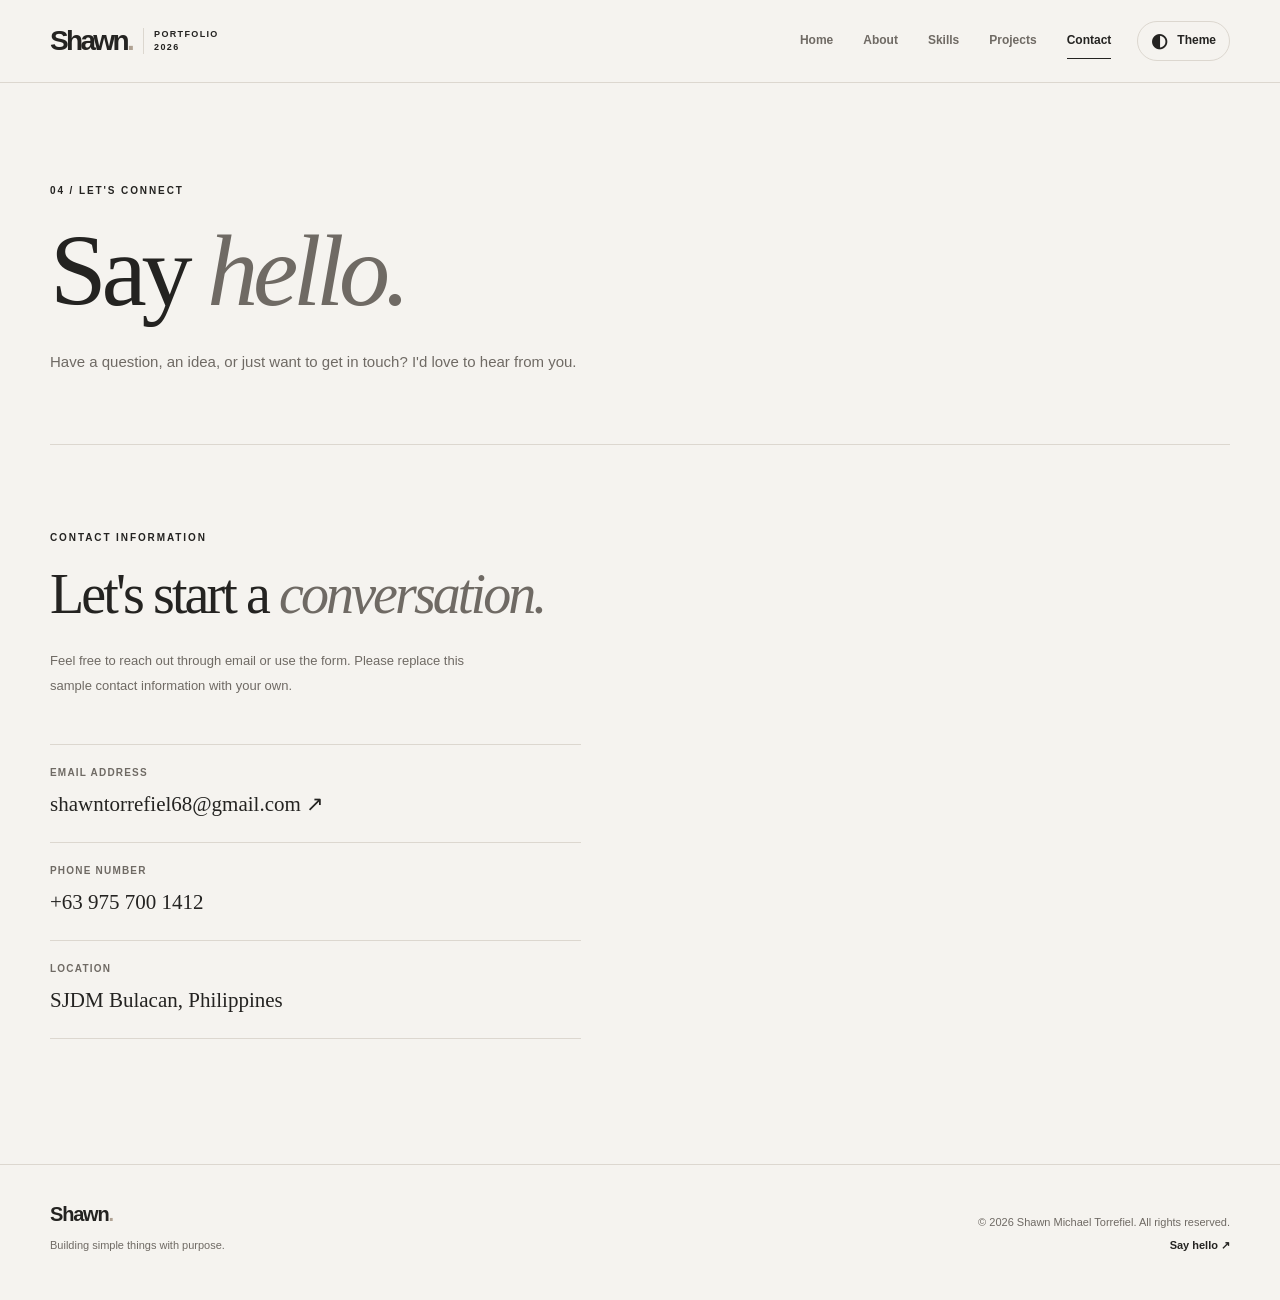
<file: contact.html>
<!DOCTYPE html>
<html lang="en">
<head>
    <meta charset="UTF-8">
    <meta name="viewport" content="width=device-width, initial-scale=1.0">
    <meta name="description" content="An editable personal portfolio website template for a school project.">
    <title>Contact | Shawn</title>
    <link rel="stylesheet" href="style.css">
    <script src="script.js" defer></script>
</head>
<body>
    <a class="skip-link" href="#main-content">Skip to content</a>
    <header class="site-header">
        <div class="container header-inner">
            <a class="brand" href="index.html" aria-label="Your Name, home page">
                <span class="brand-mark">Shawn<span class="brand-dot">.</span></span>
                <span class="brand-caption">PORTFOLIO<br>2026</span>
            </a>
            <nav class="site-nav" id="primary-navigation" aria-label="Main navigation">
                <a href="index.html">Home</a>
                <a href="about.html">About</a>
                <a href="skills.html">Skills</a>
                <a href="projects.html">Projects</a>
                <a href="contact.html" aria-current="page">Contact</a>
            </nav>
            <div class="header-actions">
                <button class="theme-toggle" type="button" data-theme-toggle aria-label="Switch to dark mode" title="Switch color theme"><span aria-hidden="true">◐</span><span class="theme-label">Theme</span></button>
                <button class="menu-toggle" type="button" data-menu-toggle aria-controls="primary-navigation" aria-expanded="false"><span class="menu-text">Menu</span><span class="hamburger" aria-hidden="true"><span></span><span></span></span></button>
            </div>
        </div>
    </header>
    <main id="main-content">
        <section class="page-intro container"><p class="eyebrow">04 / LET'S CONNECT</p><h1>Say <em>hello.</em></h1><p>Have a question, an idea, or just want to get in touch? I'd love to hear from you.</p></section>
        <section class="contact-layout container"><div class="contact-details"><p class="eyebrow">CONTACT INFORMATION</p><h2>Let's start a <em>conversation.</em></h2><p>Feel free to reach out through email or use the form. Please replace this sample contact information with your own.</p><div class="contact-info-item"><span>EMAIL ADDRESS</span><a href="mailto:hello@example.com">shawntorrefiel68@gmail.com ↗</a></div><div class="contact-info-item"><span>PHONE NUMBER</span><strong>+63 975 700 1412</strong></div><div class="contact-info-item"><span>LOCATION</span><strong>SJDM Bulacan, Philippines</strong></div></div></section>
    </main>
    <footer class="site-footer">
        <div class="container footer-inner">
            <div>
                <a href="index.html" class="footer-brand">Shawn<span>.</span></a>
                <p>Building simple things with purpose.</p>
            </div>
            <div class="footer-right"><span>© <span data-current-year>2026</span> Shawn Michael Torrefiel. All rights reserved.</span><a href="contact.html">Say hello <span aria-hidden="true">↗</span></a></div>
        </div>
    </footer>
    <button class="back-to-top" type="button" data-back-to-top aria-label="Back to top">↑</button>
</body>
</html>
</file>
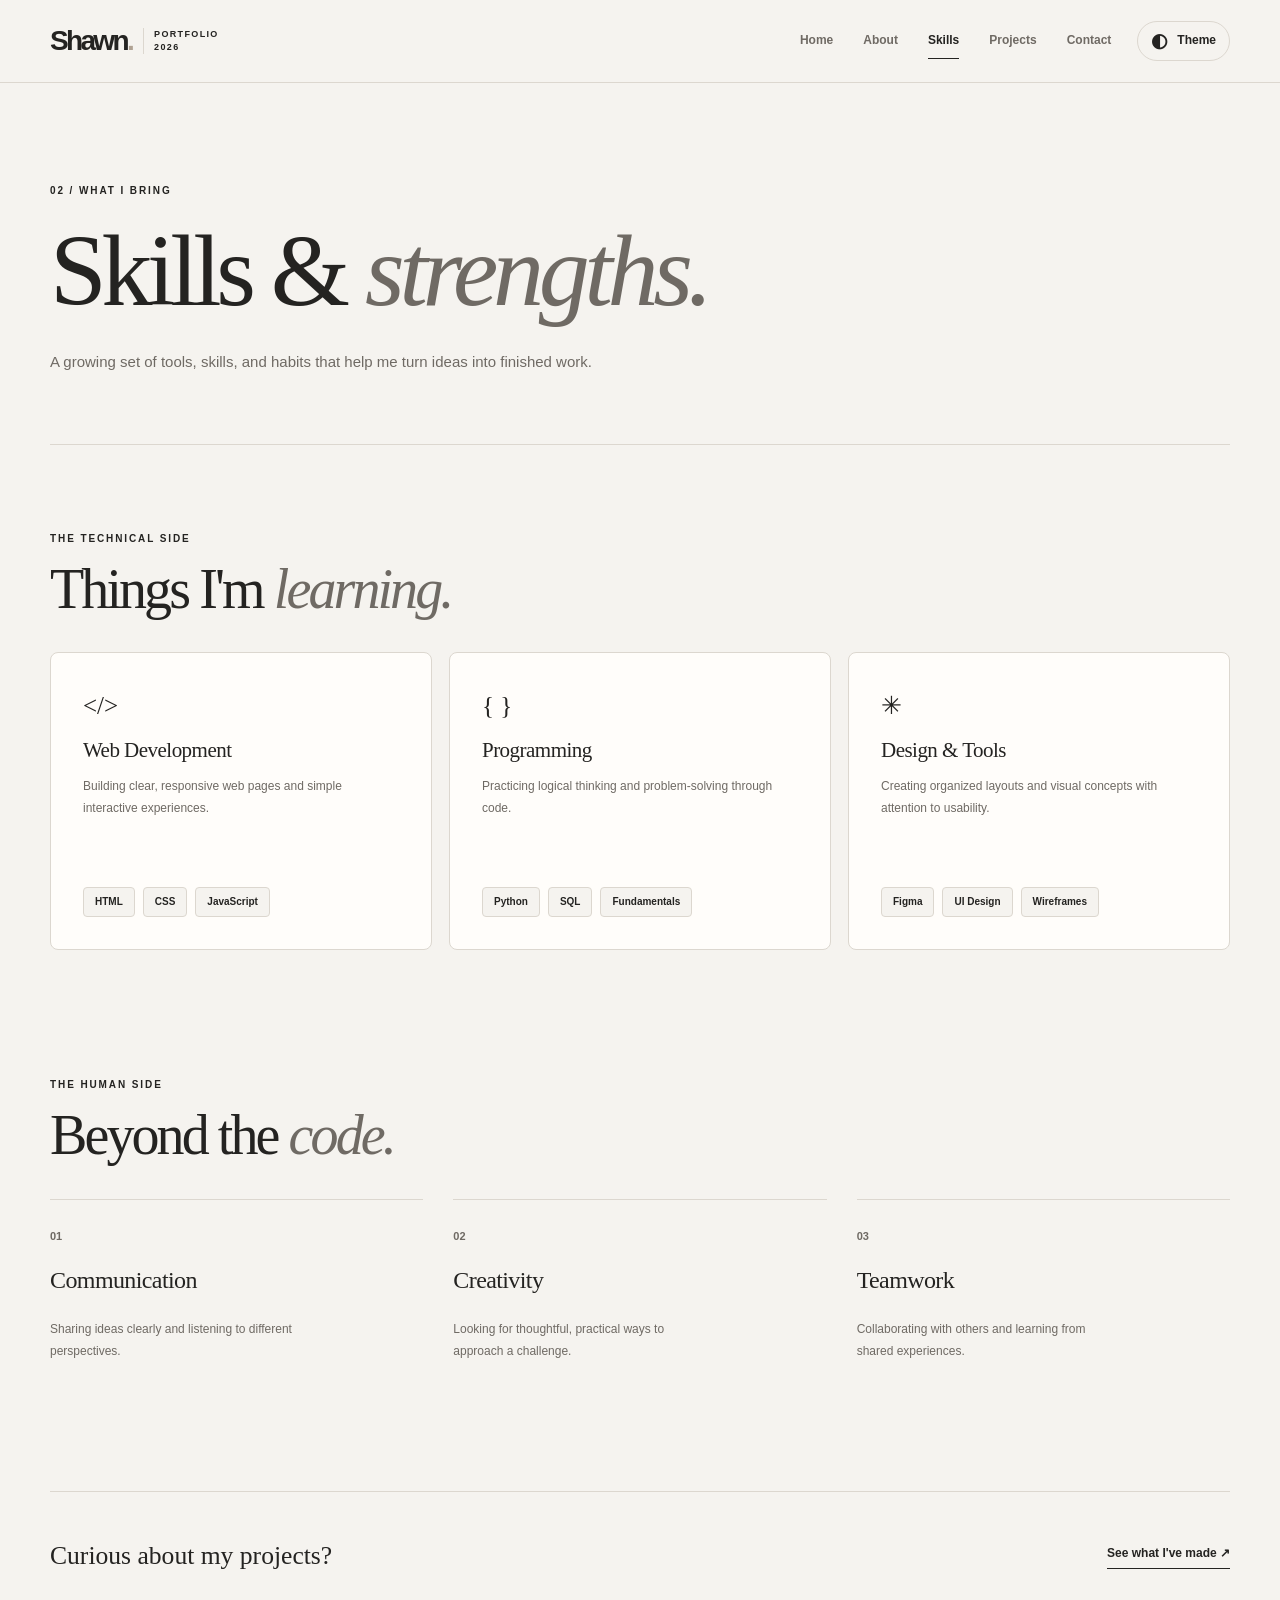
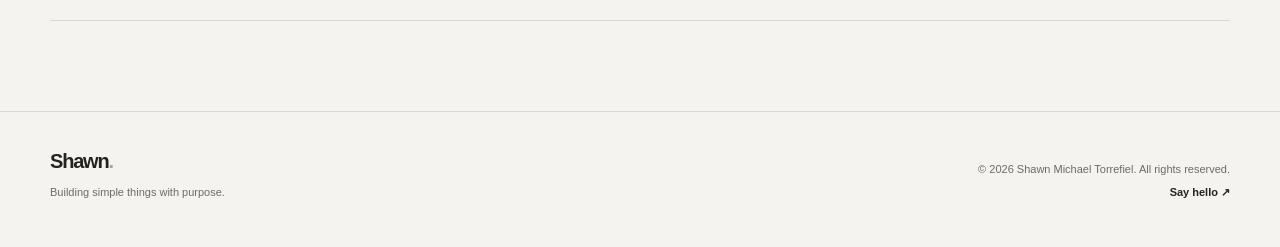
<file: skills.html>
<!DOCTYPE html>
<html lang="en">
<head>
    <meta charset="UTF-8">
    <meta name="viewport" content="width=device-width, initial-scale=1.0">
    <meta name="description" content="An editable personal portfolio website template for a school project.">
    <title>Skills | Shawn</title>
    <link rel="stylesheet" href="style.css">
    <script src="script.js" defer></script>
</head>
<body>
    <a class="skip-link" href="#main-content">Skip to content</a>
    <header class="site-header">
        <div class="container header-inner">
            <a class="brand" href="index.html" aria-label="Your Name, home page">
                <span class="brand-mark">Shawn<span class="brand-dot">.</span></span>
                <span class="brand-caption">PORTFOLIO<br>2026</span>
            </a>
            <nav class="site-nav" id="primary-navigation" aria-label="Main navigation">
                <a href="index.html">Home</a>
                <a href="about.html">About</a>
                <a href="skills.html" aria-current="page">Skills</a>
                <a href="projects.html">Projects</a>
                <a href="contact.html">Contact</a>
            </nav>
            <div class="header-actions">
                <button class="theme-toggle" type="button" data-theme-toggle aria-label="Switch to dark mode" title="Switch color theme"><span aria-hidden="true">◐</span><span class="theme-label">Theme</span></button>
                <button class="menu-toggle" type="button" data-menu-toggle aria-controls="primary-navigation" aria-expanded="false"><span class="menu-text">Menu</span><span class="hamburger" aria-hidden="true"><span></span><span></span></span></button>
            </div>
        </div>
    </header>
    <main id="main-content">
        <section class="page-intro container"><p class="eyebrow">02 / WHAT I BRING</p><h1>Skills & <em>strengths.</em></h1><p>A growing set of tools, skills, and habits that help me turn ideas into finished work.</p></section>
        <section class="content-section container skills-section"><div class="section-heading"><div><p class="eyebrow">THE TECHNICAL SIDE</p><h2>Things I'm <em>learning.</em></h2></div></div><div class="skill-grid"><article class="skill-card"><span class="skill-icon" aria-hidden="true">&lt;/&gt;</span><h3>Web Development</h3><p>Building clear, responsive web pages and simple interactive experiences.</p><div class="chip-list"><span>HTML</span><span>CSS</span><span>JavaScript</span></div></article><article class="skill-card"><span class="skill-icon" aria-hidden="true">{ }</span><h3>Programming</h3><p>Practicing logical thinking and problem-solving through code.</p><div class="chip-list"><span>Python</span><span>SQL</span><span>Fundamentals</span></div></article><article class="skill-card"><span class="skill-icon" aria-hidden="true">✳</span><h3>Design & Tools</h3><p>Creating organized layouts and visual concepts with attention to usability.</p><div class="chip-list"><span>Figma</span><span>UI Design</span><span>Wireframes</span></div></article></div></section>
        <section class="content-section container"><div class="section-heading"><div><p class="eyebrow">THE HUMAN SIDE</p><h2>Beyond the <em>code.</em></h2></div></div><div class="soft-skills"><div><span class="soft-number">01</span><h3>Communication</h3><p>Sharing ideas clearly and listening to different perspectives.</p></div><div><span class="soft-number">02</span><h3>Creativity</h3><p>Looking for thoughtful, practical ways to approach a challenge.</p></div><div><span class="soft-number">03</span><h3>Teamwork</h3><p>Collaborating with others and learning from shared experiences.</p></div></div></section>
        <section class="slim-cta container"><span>Curious about my projects?</span><a class="text-link" href="projects.html">See what I've made ↗</a></section>
    </main>
    <footer class="site-footer">
        <div class="container footer-inner">
            <div>
                <a href="index.html" class="footer-brand">Shawn<span>.</span></a>
                <p>Building simple things with purpose.</p>
            </div>
            <div class="footer-right"><span>© <span data-current-year>2026</span> Shawn Michael Torrefiel. All rights reserved.</span><a href="contact.html">Say hello <span aria-hidden="true">↗</span></a></div>
        </div>
    </footer>
    <button class="back-to-top" type="button" data-back-to-top aria-label="Back to top">↑</button>
</body>
</html>
</file>
<file: style.css>
/* ======================================================================
   PERSONAL PORTFOLIO — STYLE.CSS
   Edit the colors below to restyle the entire website.
   No frameworks or internet connection required.
   ====================================================================== */
:root {
  color-scheme: light;
  --background: #f5f3ef;
  --surface: #fffdfa;
  --surface-alt: #e9e6df;
  --text: #242321;
  --muted: #6f6a64;
  --border: #dcd7cf;
  --accent: #b0a293;
  --shadow: 0 16px 46px rgba(30, 27, 24, .08);
  --radius: 13px;
  --container: 1180px;
}
html[data-theme="dark"] {
  color-scheme: dark;
  --background: #181817;
  --surface: #222221;
  --surface-alt: #30302e;
  --text: #f3eee7;
  --muted: #b7afa6;
  --border: #40403b;
  --accent: #b0a293;
  --shadow: 0 16px 46px rgba(0, 0, 0, .22);
}
*, *::before, *::after { box-sizing: border-box; }
html { scroll-behavior: smooth; }
body { margin: 0; background: var(--background); color: var(--text); font-family: Arial, Helvetica, sans-serif; font-size: 15px; line-height: 1.65; transition: background .25s, color .25s; }
button, input, textarea { font: inherit; }
button { cursor: pointer; }
a { color: inherit; text-decoration: none; }
img { display: block; max-width: 100%; }
::selection { background: #c7bbae; color: #242321; }
:focus-visible { outline: 2px solid var(--accent); outline-offset: 4px; }
.container { width: min(var(--container), calc(100% - 64px)); margin-inline: auto; }
.skip-link { position: absolute; top: -100px; left: 18px; padding: 10px 16px; background: var(--text); color: var(--background); z-index: 100; }
.skip-link:focus { top: 8px; }

/* HEADER AND NAVIGATION */
.site-header { position: sticky; top: 0; z-index: 50; background: var(--background); border-bottom: 1px solid var(--border); }
.header-inner { height: 82px; display: flex; align-items: center; justify-content: space-between; gap: 26px; }
.brand { display: inline-flex; align-items: center; gap: 11px; min-width: 178px; line-height: 1.1; }
.brand-mark { font-weight: 800; font-size: 28px; letter-spacing: -.095em; }
.brand-dot, .footer-brand span { color: var(--accent); }
.brand-caption { border-left: 1px solid var(--border); padding-left: 10px; font-size: 9px; letter-spacing: .15em; font-weight: 700; line-height: 1.45; }
.site-nav { display: flex; align-items: center; gap: 30px; margin-left: auto; }
.site-nav a { color: var(--muted); font-size: 12px; font-weight: 700; transition: color .2s; position: relative; }
.site-nav a:hover, .site-nav a[aria-current="page"] { color: var(--text); }
.site-nav a[aria-current="page"]::after { content: ''; position: absolute; width: 100%; height: 1px; background: var(--text); left: 0; bottom: -8px; }
.header-actions { display: flex; align-items: center; gap: 12px; }
.theme-toggle { display: inline-flex; align-items: center; gap: 9px; background: transparent; color: var(--text); border: 1px solid var(--border); border-radius: 100px; padding: 9px 13px; font-size: 12px; font-weight: 700; transition: background .2s; }
.theme-toggle:hover { background: var(--surface-alt); }
.theme-toggle span:first-child { font-size: 19px; line-height: 1; }
.menu-toggle { display: none; color: var(--text); border: 0; background: none; }

/* TYPE + SHARED ELEMENTS */
h1, h2, h3, p { margin-top: 0; }
h1, h2, h3 { line-height: 1.12; }
h1, h2 { font-family: Georgia, 'Times New Roman', serif; font-weight: 400; letter-spacing: -.052em; }
h1 em, h2 em { color: var(--muted); font-weight: 400; }
h2 { font-size: clamp(35px, 4.5vw, 56px); margin-bottom: 0; }
h3 { font-size: 21px; letter-spacing: -.025em; }
.eyebrow { display: flex; align-items: center; gap: 10px; font-size: 10px; letter-spacing: .19em; font-weight: 800; line-height: 1.5; }
.eyebrow-line { width: 18px; height: 1px; background: currentColor; }
.btn { min-height: 47px; display: inline-flex; align-items: center; justify-content: center; gap: 30px; padding: 12px 18px; border: 1px solid var(--text); border-radius: 5px; font-size: 12px; font-weight: 700; transition: transform .2s, background .2s, color .2s; }
.btn:hover { transform: translateY(-2px); }
.btn-primary { background: var(--text); color: var(--background); }
.btn-primary:hover { opacity: .87; }
.btn-outline { background: transparent; color: var(--text); }
.btn-outline:hover { background: var(--surface-alt); }
.btn-light { background: #f7f3eb; color: #242321; border-color: #f7f3eb; }
.button-row { display: flex; flex-wrap: wrap; gap: 10px; }
.text-link { display: inline-flex; align-items: center; gap: 8px; font-size: 12px; font-weight: 800; border-bottom: 1px solid currentColor; padding-bottom: 4px; width: fit-content; transition: gap .2s; }
.text-link:hover { gap: 16px; }
.text-link-button { color: var(--text); border: none; border-bottom: 1px solid; border-radius: 0; background: none; padding: 0 0 4px; }
.content-section { padding-top: 95px; padding-bottom: 32px; }
.section-heading { display: flex; align-items: end; justify-content: space-between; gap: 25px; margin-bottom: 32px; }
.section-heading .eyebrow { margin-bottom: 12px; }

/* HOME HERO */
.hero { min-height: 640px; margin-top: 32px; display: grid; grid-template-columns: 53% 47%; border-radius: var(--radius); overflow: hidden; background: var(--surface); border: 1px solid var(--border); }
.hero-copy { padding: clamp(35px, 5vw, 68px); display: flex; flex-direction: column; align-items: start; }
.hero-copy .eyebrow { margin-bottom: 48px; }
.hero h1 { font-size: clamp(52px, 6vw, 83px); line-height: 1.02; margin-bottom: 25px; }
.hero-description { max-width: 380px; font-size: 13px; line-height: 1.85; color: var(--muted); margin-bottom: 26px; }
.hero-description strong { color: var(--text); }
.edit-hint { font-size: 11px; opacity: .85; }
.hero-bottom { display: flex; justify-content: space-between; gap: 16px; width: 100%; margin-top: auto; padding-top: 55px; font-size: 9px; font-weight: 800; letter-spacing: .15em; }
.scroll-cue { color: var(--muted); }
.hero-visual { background: #c5beb4; position: relative; overflow: hidden; min-height: 560px; }
.hero-visual > img { width: 100%; height: 100%; object-fit: cover; }
.visual-top { position: absolute; right: 26px; top: 26px; font-size: 10px; font-weight: 800; line-height: 1.5; letter-spacing: .11em; text-align: right; color: #222; }
.visual-top span { font-size: 9px; color: #555; }
.visual-card { position: absolute; bottom: 24px; left: 24px; right: 24px; display: flex; gap: 14px; align-items: center; padding: 17px 19px; border: 1px solid rgba(255, 255, 255, .55); border-radius: 8px; background: rgba(247, 245, 241, .88); backdrop-filter: blur(16px); color: #242321; }
.visual-icon { border: 1px solid rgba(40,40,40,.2); border-radius: 50%; display: grid; place-items: center; flex: 0 0 38px; height: 38px; font-size: 22px; }
.visual-card strong { display: block; font-size: 12px; }
.visual-card small { display: block; margin-top: 2px; font-size: 10px; color: #66615b; }

/* CARDS AND HOME EXTRAS */
.project-grid { display: grid; grid-template-columns: repeat(2, minmax(0, 1fr)); gap: 26px; }
.project-card { min-width: 0; }
.project-image { display: block; overflow: hidden; border-radius: 9px; background: var(--surface-alt); border: 1px solid var(--border); aspect-ratio: 1.48; }
.project-image img { width: 100%; height: 100%; object-fit: cover; transition: transform .45s; }
.project-image:hover img { transform: scale(1.045); }
.project-meta { display: flex; align-items: center; justify-content: space-between; gap: 20px; padding-top: 18px; }
.project-type { font-size: 10px; font-weight: 800; letter-spacing: .14em; color: var(--muted); }
.project-meta h3 { margin: 5px 0 0; font-family: Georgia, 'Times New Roman', serif; font-weight: normal; font-size: 25px; }
.project-meta p { font-size: 12px; line-height: 1.65; color: var(--muted); margin: 9px 0 0; }
.round-link { flex: 0 0 37px; height: 37px; border: 1px solid var(--border); border-radius: 50%; display: grid; place-items: center; transition: transform .2s, background .2s; }
.round-link:hover { transform: translate(2px, -2px); background: var(--surface-alt); }
.about-teaser { display: grid; grid-template-columns: 1fr 1fr; gap: 80px; padding-block: 105px; border-bottom: 1px solid var(--border); }
.about-teaser p:not(.eyebrow) { color: var(--muted); font-size: 14px; max-width: 440px; line-height: 1.9; margin: 40px 0 20px; }
.bottom-cta { background: #242321; color: #f7f3eb; border-radius: var(--radius); text-align: center; padding: 78px 35px; margin-top: 78px; margin-bottom: 90px; }
.bottom-cta .eyebrow { justify-content: center; }
.bottom-cta h2 { margin: 14px auto 27px; max-width: 720px; }
.bottom-cta h2 em { color: #a7a098; }

/* INNER PAGES */
.page-intro { padding-top: 100px; padding-bottom: 67px; border-bottom: 1px solid var(--border); }
.page-intro .eyebrow { margin-bottom: 20px; }
.page-intro h1 { font-size: clamp(56px, 8vw, 102px); line-height: 1.04; margin-bottom: 24px; }
.page-intro > p:last-child { color: var(--muted); max-width: 555px; line-height: 1.9; margin-bottom: 0; }
.about-layout { display: grid; grid-template-columns: 46% 1fr; gap: 8%; padding-top: 85px; }
.about-photo { background: var(--surface-alt); align-self: start; border-radius: 10px; overflow: hidden; border: 1px solid var(--border); }
.about-photo img { aspect-ratio: 4 / 4.6; width: 100%; object-fit: cover; }
.image-caption { text-align: center; padding: 17px; font-size: 9px; font-weight: 800; letter-spacing: .16em; }
.about-content { padding: 24px 0; }
.about-content h2 { margin: 18px 0 26px; }
.about-content > p:not(.eyebrow), .extra-bio p { font-size: 14px; color: var(--muted); line-height: 1.95; margin-bottom: 18px; }
.about-facts { margin: 33px 0; padding: 21px 0; border-top: 1px solid var(--border); border-bottom: 1px solid var(--border); display: grid; gap: 19px; }
.about-facts div { display: flex; justify-content: space-between; gap: 20px; align-items: baseline; }
.about-facts span, .contact-info-item span { color: var(--muted); font-size: 10px; font-weight: 800; letter-spacing: .12em; }
.about-facts strong { font-size: 12px; font-weight: 700; text-align: right; }
.extra-bio { padding-top: 18px; }
.info-grid { display: grid; grid-template-columns: 1fr 1fr; gap: 18px; }
.info-card { padding: 36px; border: 1px solid var(--border); background: var(--surface); border-radius: 9px; }
.card-number { font-size: 10px; font-weight: 800; letter-spacing: .16em; color: var(--muted); }
.info-card h3 { font-family: Georgia, 'Times New Roman', serif; font-size: 28px; font-weight: normal; margin: 28px 0 16px; }
.info-card p { color: var(--muted); font-size: 13px; line-height: 1.8; }
.info-card p strong { color: var(--text); }
.chip-list { display: flex; flex-wrap: wrap; gap: 8px; margin-top: 20px; }
.chip-list span { font-size: 10px; font-weight: 700; border: 1px solid var(--border); padding: 6px 11px; border-radius: 4px; background: var(--background); }
.slim-cta { display: flex; align-items: center; justify-content: space-between; gap: 25px; padding-block: 43px; margin-block: 62px 90px; border-top: 1px solid var(--border); border-bottom: 1px solid var(--border); font-family: Georgia, 'Times New Roman', serif; font-size: clamp(20px, 2vw, 27px); }
.slim-cta .text-link { font-family: Arial, Helvetica, sans-serif; }
.skills-section { padding-top: 86px; }
.skill-grid { display: grid; grid-template-columns: repeat(3, minmax(0, 1fr)); gap: 17px; }
.skill-card { min-height: 298px; background: var(--surface); border: 1px solid var(--border); border-radius: 8px; padding: 32px; display: flex; flex-direction: column; align-items: flex-start; }
.skill-icon { font-family: Georgia, serif; font-size: 25px; min-height: 54px; }
.skill-card h3 { font-family: Georgia, serif; font-weight: 400; margin-bottom: 12px; }
.skill-card p { font-size: 12px; line-height: 1.85; color: var(--muted); }
.skill-card .chip-list { margin-top: auto; }
.soft-skills { display: grid; grid-template-columns: repeat(3, 1fr); gap: 30px; }
.soft-skills > div { border-top: 1px solid var(--border); padding: 23px 0; }
.soft-number { color: var(--muted); font-size: 11px; font-weight: 800; }
.soft-skills h3 { font-family: Georgia, serif; font-size: 24px; font-weight: 400; margin-top: 19px; }
.soft-skills p { color: var(--muted); max-width: 260px; font-size: 12px; line-height: 1.85; }
.projects-section { padding-top: 43px; padding-bottom: 90px; }
.filter-bar { display: flex; gap: 10px; flex-wrap: wrap; margin-bottom: 34px; }
.filter-btn { border: 1px solid var(--border); border-radius: 5px; padding: 10px 16px; background: transparent; color: var(--muted); font-size: 12px; font-weight: 700; }
.filter-btn:hover { color: var(--text); background: var(--surface-alt); }
.filter-btn.is-active { background: var(--text); color: var(--background); border-color: var(--text); }
.filter-btn span { font-size: 9px; margin-left: 8px; opacity: .75; }
.projects-page-grid { row-gap: 53px; }
.project-note { font-size: 12px; color: var(--muted); line-height: 1.8; margin-top: 45px; }
.project-card[hidden] { display: none; }
.project-detail-heading { border: none; padding-bottom: 35px; }
.back-link { margin-bottom: 42px; }
.project-detail { padding-bottom: 100px; }
.project-detail > img { width: 100%; max-height: 615px; object-fit: cover; background: var(--surface-alt); border-radius: 12px; border: 1px solid var(--border); }
.project-detail-text { display: grid; grid-template-columns: 1fr 1fr; gap: 50px; margin-top: 70px; }
.project-detail-text p:not(.eyebrow) { font-size: 14px; color: var(--muted); line-height: 1.85; }
.project-detail-text code { font-size: 12px; overflow-wrap: anywhere; }
.project-detail-text .btn { margin-top: 16px; }
.contact-layout { padding-top: 85px; padding-bottom: 125px; display: grid; grid-template-columns: 45% 1fr; gap: 11%; }
.contact-details h2 { margin: 18px 0 24px; }
.contact-details > p:not(.eyebrow) { font-size: 13px; line-height: 1.9; color: var(--muted); max-width: 420px; margin-bottom: 45px; }
.contact-info-item { border-top: 1px solid var(--border); padding: 20px 0; display: flex; flex-direction: column; gap: 6px; }
.contact-info-item:last-child { border-bottom: 1px solid var(--border); }
.contact-info-item a, .contact-info-item strong { font-family: Georgia, serif; font-size: 21px; font-weight: 400; }
.contact-info-item a:hover { text-decoration: underline; }
.contact-form { border: 1px solid var(--border); background: var(--surface); border-radius: 10px; padding: clamp(22px, 4vw, 45px); }
.form-note { font-size: 11px; color: var(--muted); line-height: 1.7; margin-bottom: 30px; }
.field { display: flex; flex-direction: column; gap: 9px; margin-bottom: 23px; }
.field label { font-size: 12px; font-weight: 800; }
.field input, .field textarea { width: 100%; min-height: 48px; border: 1px solid var(--border); color: var(--text); background: var(--background); border-radius: 5px; padding: 12px 14px; outline: none; resize: vertical; }
.field input:focus, .field textarea:focus { border-color: var(--accent); }
.field input::placeholder, .field textarea::placeholder { color: var(--muted); opacity: .75; }
.form-submit { width: 100%; }
.form-status { font-size: 12px; color: var(--muted); margin: 12px 0 0; min-height: 18px; }

/* FOOTER + BACK TO TOP */
.site-footer { border-top: 1px solid var(--border); }
.footer-inner { padding: 33px 0 46px; display: flex; align-items: flex-end; justify-content: space-between; gap: 25px; }
.footer-brand { font-size: 20px; letter-spacing: -.06em; font-weight: 800; }
.footer-inner p { color: var(--muted); font-size: 11px; margin: 5px 0 0; }
.footer-right { display: flex; align-items: flex-end; flex-direction: column; gap: 5px; color: var(--muted); font-size: 11px; }
.footer-right a { color: var(--text); font-weight: 700; }
.back-to-top { position: fixed; bottom: 25px; right: 25px; height: 43px; width: 43px; border-radius: 50%; border: 1px solid var(--border); background: var(--text); color: var(--background); font-size: 21px; z-index: 40; opacity: 0; visibility: hidden; transform: translateY(12px); transition: opacity .2s, transform .2s, visibility .2s; }
.back-to-top.is-visible { opacity: 1; visibility: visible; transform: translateY(0); }

/* RESPONSIVE LAYOUTS */
@media (max-width: 1000px) {
  .site-nav { gap: 17px; }
  .hero { min-height: 575px; }
  .hero-copy { padding: 39px; }
  .hero h1 { font-size: clamp(48px, 6.2vw, 70px); }
  .about-layout { gap: 5%; }
  .contact-layout { gap: 6%; }
}
@media (max-width: 760px) {
  .container { width: min(var(--container), calc(100% - 36px)); }
  .header-inner { height: 70px; }
  .brand { min-width: auto; }
  .site-nav { display: none; position: absolute; top: 69px; left: 0; right: 0; padding: 18px; background: var(--surface); border-bottom: 1px solid var(--border); box-shadow: var(--shadow); flex-direction: column; align-items: stretch; gap: 0; }
  .site-nav.is-open { display: flex; }
  .site-nav a { display: block; padding: 12px 14px; }
  .site-nav a[aria-current="page"]::after { display: none; }
  .theme-label { display: none; }
  .menu-toggle { display: flex; align-items: center; gap: 10px; font-size: 12px; font-weight: 700; }
  .hamburger { display: flex; flex-direction: column; gap: 5px; }
  .hamburger span { display: block; height: 1px; background: currentColor; width: 19px; }
  .hero { grid-template-columns: 1fr; margin-top: 18px; }
  .hero-copy { min-height: 490px; }
  .hero-copy .eyebrow { margin-bottom: 35px; }
  .hero h1 { font-size: clamp(50px, 9.5vw, 82px); }
  .hero-visual { height: 520px; min-height: auto; }
  .about-teaser { gap: 25px; padding-block: 80px; }
  .about-teaser p:not(.eyebrow) { margin-top: 20px; }
  .page-intro { padding-top: 68px; padding-bottom: 52px; }
  .about-layout { grid-template-columns: 1fr; gap: 32px; padding-top: 60px; }
  .about-photo img { max-height: 480px; }
  .about-content { padding: 0; }
  .skill-grid { grid-template-columns: 1fr 1fr; }
  .contact-layout { grid-template-columns: 1fr; gap: 50px; padding-block: 65px 100px; }
}
@media (max-width: 540px) {
  .container { width: min(var(--container), calc(100% - 28px)); }
  .header-inner { gap: 10px; }
  .brand-caption { display: none; }
  .hero-copy { padding: 32px 25px 27px; min-height: 520px; }
  .hero h1 { font-size: clamp(45px, 11.2vw, 62px); }
  .hero-bottom { font-size: 8px; }
  .hero-visual { height: 395px; }
  .visual-top { right: 15px; top: 15px; }
  .visual-card { left: 14px; right: 14px; bottom: 14px; padding: 13px; }
  .button-row { width: 100%; }
  .button-row .btn { flex: 1; gap: 13px; }
  .content-section { padding-top: 73px; }
  .section-heading { align-items: start; flex-direction: column; gap: 15px; }
  .project-grid, .info-grid, .skill-grid, .soft-skills, .about-teaser, .project-detail-text { grid-template-columns: 1fr; }
  .project-grid { gap: 36px; }
  .about-teaser { gap: 10px; }
  .about-teaser p:not(.eyebrow) { margin-top: 0; }
  .bottom-cta { margin-top: 50px; margin-bottom: 60px; padding: 55px 20px; }
  .page-intro h1 { font-size: clamp(49px, 13vw, 70px); }
  .page-intro { padding-top: 62px; }
  .info-card { padding: 28px; }
  .slim-cta { align-items: start; flex-direction: column; gap: 18px; }
  .skill-card { min-height: 0; }
  .project-detail-text { gap: 12px; margin-top: 44px; }
  .footer-inner { flex-direction: column; align-items: start; }
  .footer-right { align-items: start; }
}
@media (prefers-reduced-motion: reduce) {
  *, *::before, *::after { scroll-behavior: auto !important; transition-duration: 0s !important; animation-duration: 0s !important; }
}
</file>
